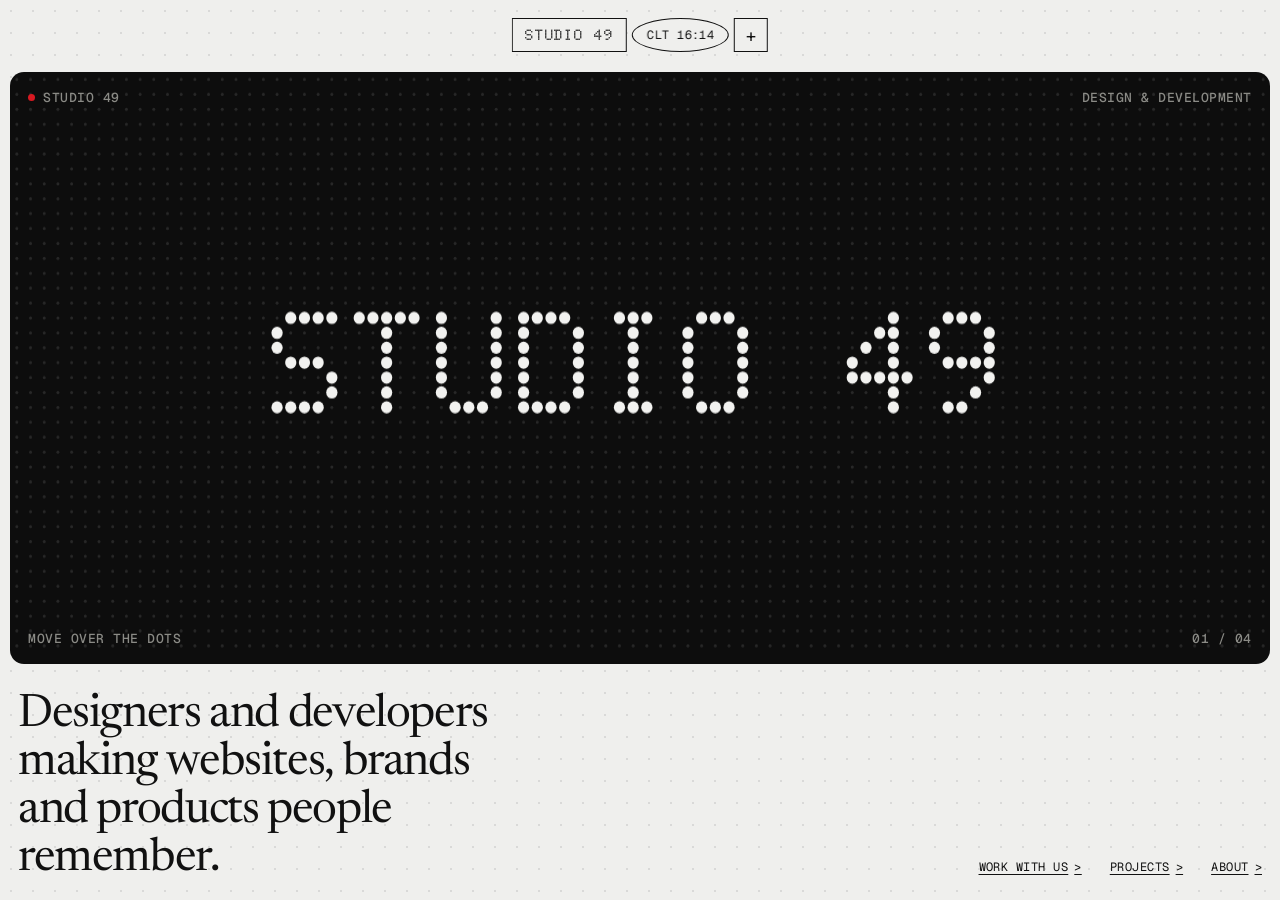
<file: index.html>
<!doctype html>
<html lang="en">
<head>
  <meta charset="utf-8">
  <meta name="viewport" content="width=device-width, initial-scale=1, viewport-fit=cover">
  <title>Studio 49</title>
  <meta name="description" content="Studio 49 is a student-run design and development studio.">
  <meta name="theme-color" content="#efefed">
  <link rel="icon" href="favicon.svg" type="image/svg+xml">
  <link rel="apple-touch-icon" href="apple-touch-icon.png">
  <link rel="preconnect" href="https://fonts.googleapis.com">
  <link rel="preconnect" href="https://fonts.gstatic.com" crossorigin>
  <link href="https://fonts.googleapis.com/css2?family=Doto:wght@800;900&family=Geist:wght@400;500&family=Geist+Mono:wght@400;500&family=Newsreader:opsz,wght@6..72,400&display=swap" rel="stylesheet">
  <link rel="stylesheet" href="css/styles.css?v=11">
</head>
<body data-page="home">
<main class="home">
  <section class="display" aria-label="Studio 49">
    <canvas data-matrix data-words="STUDIO 49|DESIGN|BUILD|SHIP"></canvas>
    <div class="tag mono"><span class="live">Studio 49</span><span>Design &amp; development</span></div>
    <div class="tag tagb mono"><span data-hint>Move over the dots</span><span data-word>01 / 04</span></div>
  </section>
  <div class="under">
    <h1>Designers and developers making websites, brands and products people remember.</h1>
    <div class="links"><a class="go" href="contact.html">Work with us</a><a class="go" href="projects.html">Projects</a><a class="go" href="about.html">About</a></div>
  </div>
</main>
<script src="js/vendor/motion.js"></script>
<script src="js/config.js?v=11"></script>
<script src="js/main.js?v=11"></script>
</body>
</html>
</file>
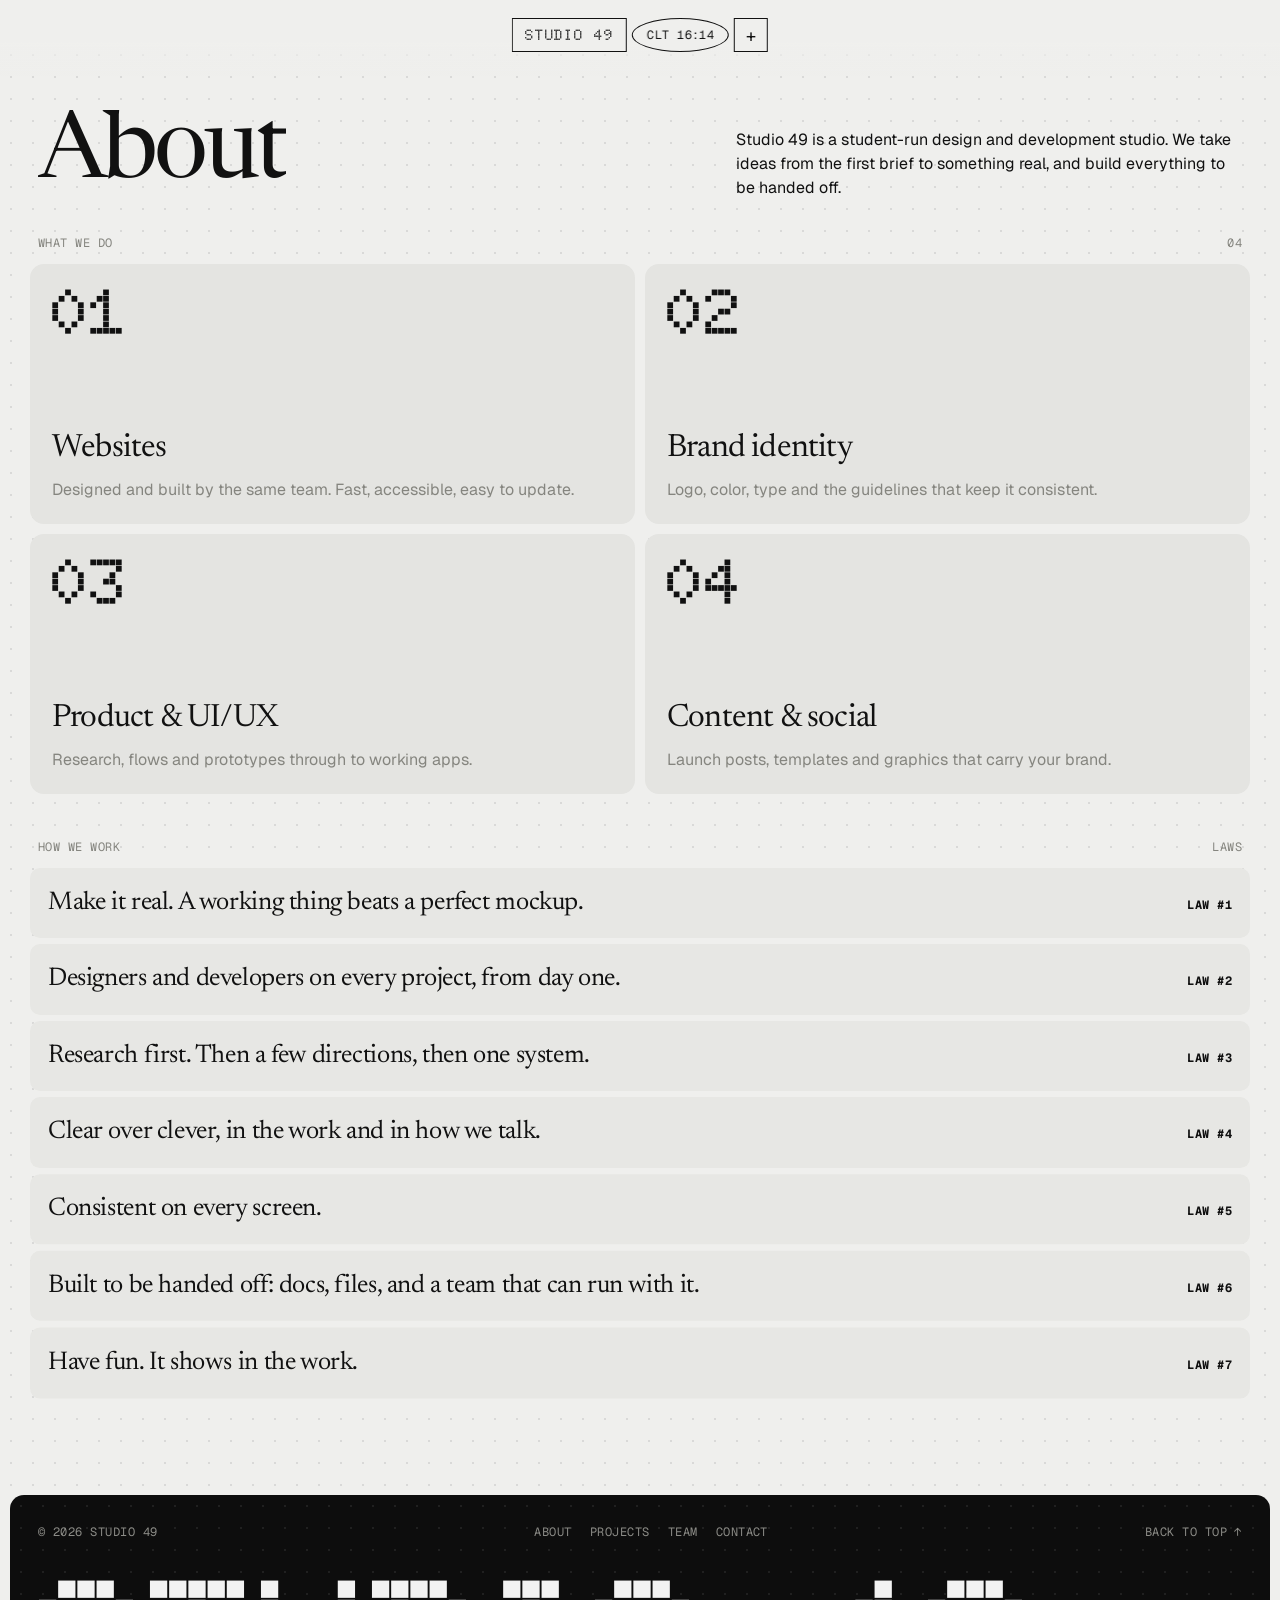
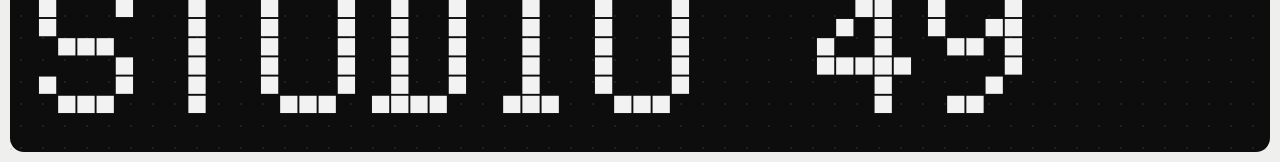
<file: about.html>
<!doctype html>
<html lang="en">
<head>
  <meta charset="utf-8">
  <meta name="viewport" content="width=device-width, initial-scale=1, viewport-fit=cover">
  <title>About — Studio 49</title>
  <meta name="description" content="What Studio 49 does and how we work.">
  <meta name="theme-color" content="#efefed">
  <link rel="icon" href="favicon.svg" type="image/svg+xml">
  <link rel="apple-touch-icon" href="apple-touch-icon.png">
  <link rel="preconnect" href="https://fonts.googleapis.com">
  <link rel="preconnect" href="https://fonts.gstatic.com" crossorigin>
  <link href="https://fonts.googleapis.com/css2?family=Doto:wght@800;900&family=Geist:wght@400;500&family=Geist+Mono:wght@400;500&family=Newsreader:opsz,wght@6..72,400&display=swap" rel="stylesheet">
  <link rel="stylesheet" href="css/styles.css?v=11">
</head>
<body data-page="about">
<main class="page">
  <div class="head"><h1>About</h1><p>Studio 49 is a student-run design and development studio. We take ideas from the first brief to something real, and build everything to be handed off.</p></div>
  <p class="label mono"><span>What we do</span><span>04</span></p>
  <div class="cards">
    <div class="cardx"><span class="num">01</span><div><h3>Websites</h3><p class="grey">Designed and built by the same team. Fast, accessible, easy to update.</p></div></div>
    <div class="cardx"><span class="num">02</span><div><h3>Brand identity</h3><p class="grey">Logo, color, type and the guidelines that keep it consistent.</p></div></div>
    <div class="cardx"><span class="num">03</span><div><h3>Product &amp; UI/UX</h3><p class="grey">Research, flows and prototypes through to working apps.</p></div></div>
    <div class="cardx"><span class="num">04</span><div><h3>Content &amp; social</h3><p class="grey">Launch posts, templates and graphics that carry your brand.</p></div></div>
  </div>
  <p class="label mono"><span>How we work</span><span>Laws</span></p>
  <div class="laws">
    <div><span>Make it real. A working thing beats a perfect mockup.</span><b class="mono">Law #1</b></div>
    <div><span>Designers and developers on every project, from day one.</span><b class="mono">Law #2</b></div>
    <div><span>Research first. Then a few directions, then one system.</span><b class="mono">Law #3</b></div>
    <div><span>Clear over clever, in the work and in how we talk.</span><b class="mono">Law #4</b></div>
    <div><span>Consistent on every screen.</span><b class="mono">Law #5</b></div>
    <div><span>Built to be handed off: docs, files, and a team that can run with it.</span><b class="mono">Law #6</b></div>
    <div><span>Have fun. It shows in the work.</span><b class="mono">Law #7</b></div>
  </div>
</main>
<script src="js/vendor/motion.js"></script>
<script src="js/config.js?v=11"></script>
<script src="js/main.js?v=11"></script>
</body>
</html>
</file>
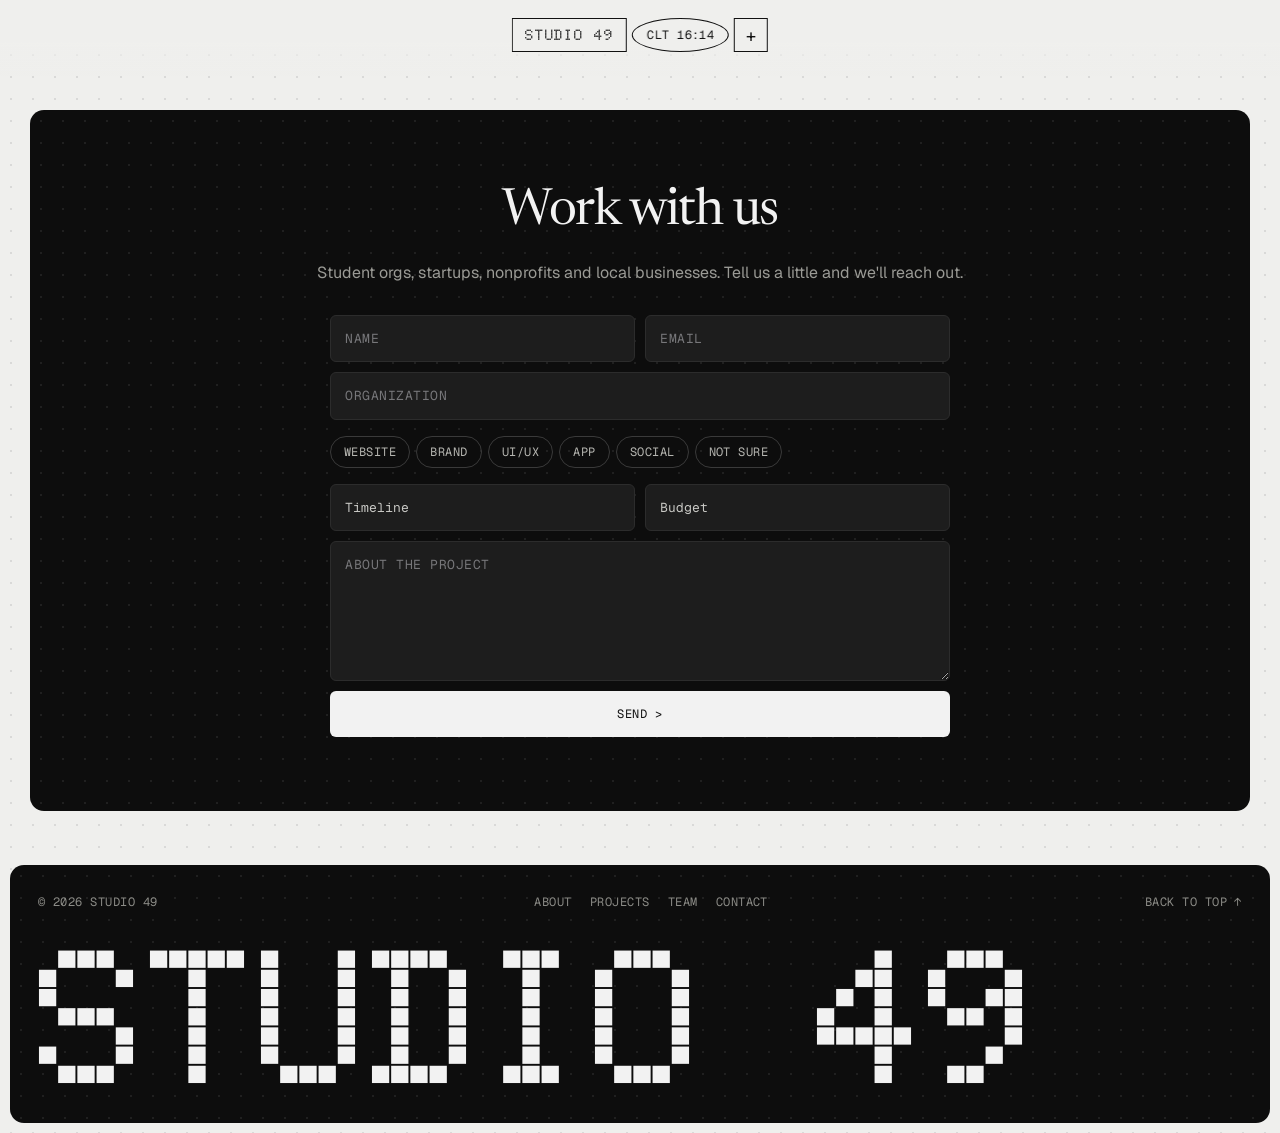
<file: contact.html>
<!doctype html>
<html lang="en">
<head>
  <meta charset="utf-8">
  <meta name="viewport" content="width=device-width, initial-scale=1, viewport-fit=cover">
  <title>Contact — Studio 49</title>
  <meta name="description" content="Start a project with Studio 49.">
  <meta name="theme-color" content="#efefed">
  <link rel="icon" href="favicon.svg" type="image/svg+xml">
  <link rel="apple-touch-icon" href="apple-touch-icon.png">
  <link rel="preconnect" href="https://fonts.googleapis.com">
  <link rel="preconnect" href="https://fonts.gstatic.com" crossorigin>
  <link href="https://fonts.googleapis.com/css2?family=Doto:wght@800;900&family=Geist:wght@400;500&family=Geist+Mono:wght@400;500&family=Newsreader:opsz,wght@6..72,400&display=swap" rel="stylesheet">
  <link rel="stylesheet" href="css/styles.css?v=11">
</head>
<body data-page="contact">
<main class="page">
  <section class="panel">
    <h2>Work with us</h2>
    <p class="sub">Student orgs, startups, nonprofits and local businesses. Tell us a little and we'll reach out.</p>
    <form class="form" data-form novalidate>
      <div class="two"><input name="name" required autocomplete="name" placeholder="Name" aria-label="Name"><input name="email" type="email" required autocomplete="email" placeholder="Email" aria-label="Email"></div>
      <input name="org" autocomplete="organization" placeholder="Organization" aria-label="Organization">
      <div class="checks" role="group" aria-label="What you need">
        <label><input type="checkbox" name="type" value="Website"><span>Website</span></label>
        <label><input type="checkbox" name="type" value="Brand identity"><span>Brand</span></label>
        <label><input type="checkbox" name="type" value="UI/UX"><span>UI/UX</span></label>
        <label><input type="checkbox" name="type" value="App"><span>App</span></label>
        <label><input type="checkbox" name="type" value="Social"><span>Social</span></label>
        <label><input type="checkbox" name="type" value="Not sure"><span>Not sure</span></label>
      </div>
      <div class="two">
        <select name="timeline" aria-label="Timeline"><option value="">Timeline</option><option>As soon as possible</option><option>This semester</option><option>Next semester</option><option>Flexible</option></select>
        <select name="budget" aria-label="Budget"><option value="">Budget</option><option>Unpaid / student org</option><option>Under $1k</option><option>$1k–$5k</option><option>$5k+</option><option>Not sure yet</option></select>
      </div>
      <textarea name="message" required placeholder="About the project" aria-label="About the project"></textarea>
      <input class="hp" type="text" name="_gotcha" tabindex="-1" autocomplete="off" aria-hidden="true">
      <button class="send" type="submit">Send ></button>
      <p class="note" data-status aria-live="polite"></p>
    </form>
    <div class="done" aria-live="polite"><h2>Thank you</h2><p class="sub">We got your message and will be in touch.</p></div>
  </section>
</main>
<script src="js/vendor/motion.js"></script>
<script src="js/config.js?v=11"></script>
<script src="js/main.js?v=11"></script>
</body>
</html>
</file>
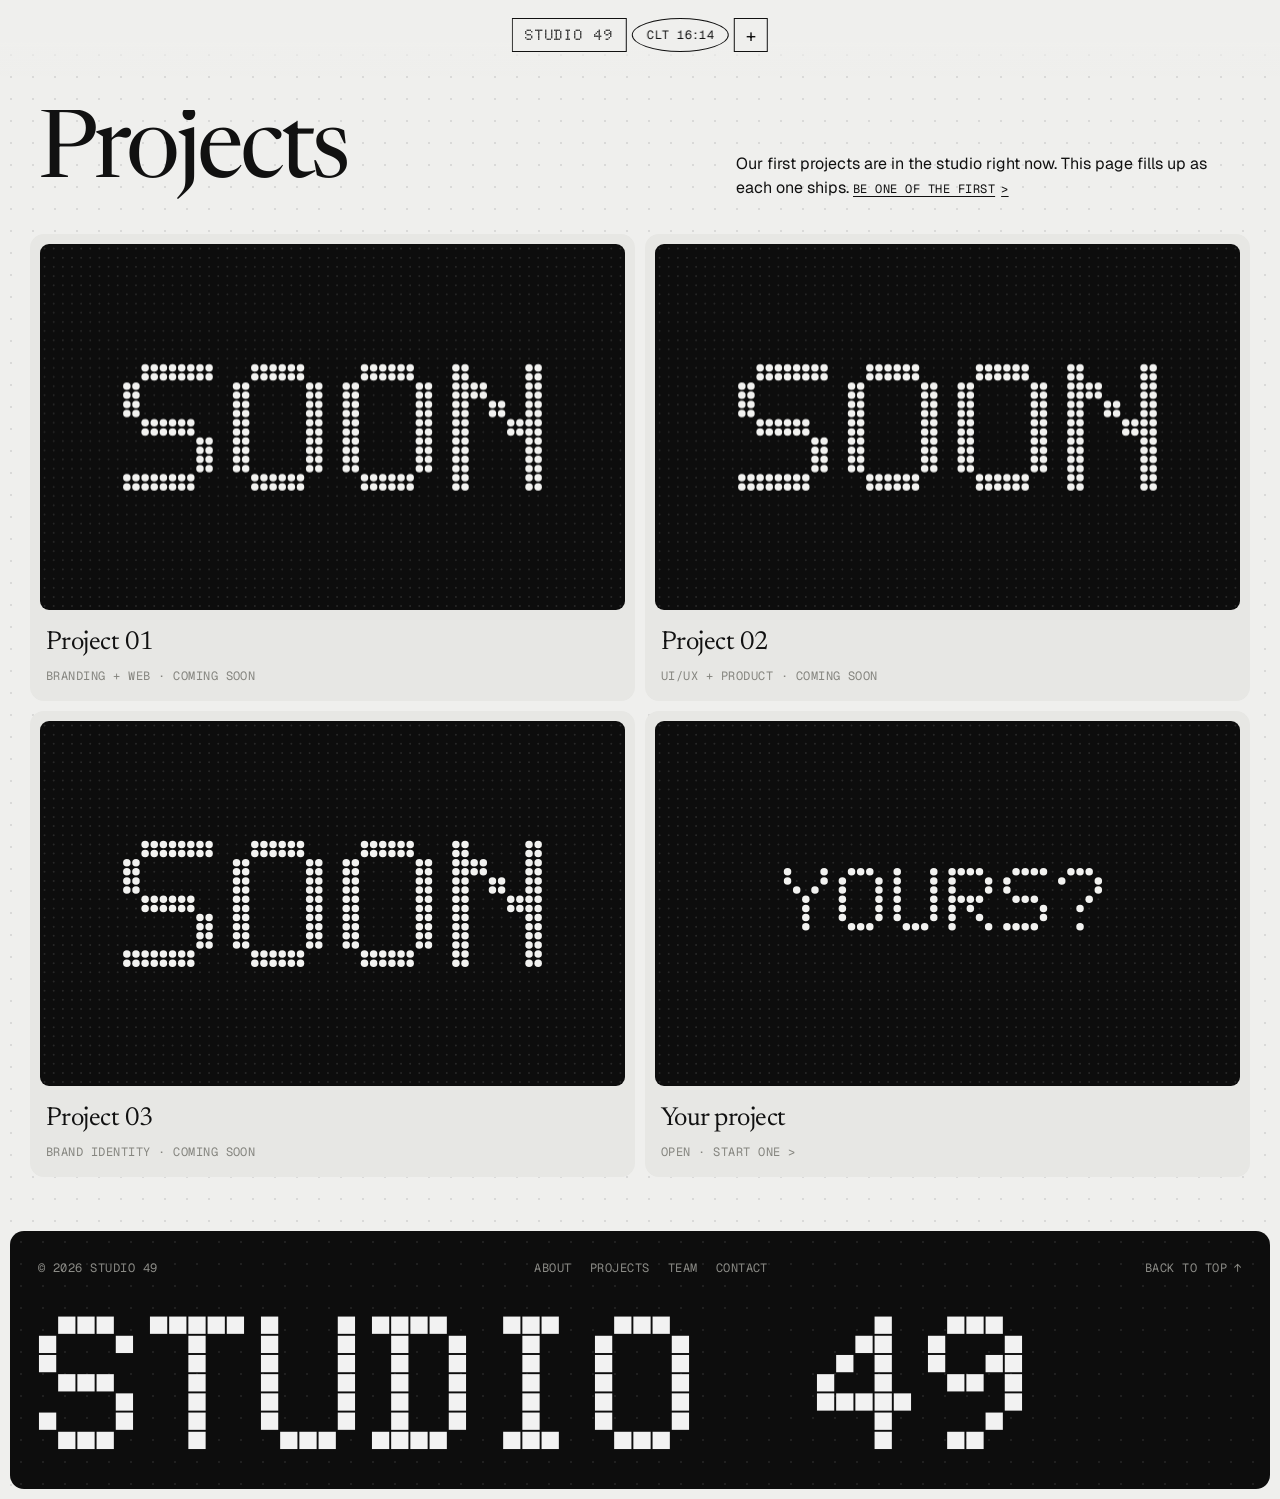
<file: projects.html>
<!doctype html>
<html lang="en">
<head>
  <meta charset="utf-8">
  <meta name="viewport" content="width=device-width, initial-scale=1, viewport-fit=cover">
  <title>Projects — Studio 49</title>
  <meta name="description" content="Studio 49 projects, coming soon.">
  <meta name="theme-color" content="#efefed">
  <link rel="icon" href="favicon.svg" type="image/svg+xml">
  <link rel="apple-touch-icon" href="apple-touch-icon.png">
  <link rel="preconnect" href="https://fonts.googleapis.com">
  <link rel="preconnect" href="https://fonts.gstatic.com" crossorigin>
  <link href="https://fonts.googleapis.com/css2?family=Doto:wght@800;900&family=Geist:wght@400;500&family=Geist+Mono:wght@400;500&family=Newsreader:opsz,wght@6..72,400&display=swap" rel="stylesheet">
  <link rel="stylesheet" href="css/styles.css?v=11">
</head>
<body data-page="projects">
<main class="page">
  <div class="head"><h1>Projects</h1><p>Our first projects are in the studio right now. This page fills up as each one ships. <a class="go" href="contact.html">Be one of the first</a></p></div>
  <div class="works">
    <div class="work"><div class="screen"><canvas data-matrix data-words="SOON|01" data-small></canvas></div><h3>Project 01</h3><p class="mono">Branding + web · Coming soon</p></div>
    <div class="work"><div class="screen"><canvas data-matrix data-words="SOON|02" data-small></canvas></div><h3>Project 02</h3><p class="mono">UI/UX + product · Coming soon</p></div>
    <div class="work"><div class="screen"><canvas data-matrix data-words="SOON|03" data-small></canvas></div><h3>Project 03</h3><p class="mono">Brand identity · Coming soon</p></div>
    <a class="work" href="contact.html"><div class="screen"><canvas data-matrix data-words="YOURS?|04" data-small></canvas></div><h3>Your project</h3><p class="mono">Open · Start one ></p></a>
  </div>
</main>
<script src="js/vendor/motion.js"></script>
<script src="js/config.js?v=11"></script>
<script src="js/main.js?v=11"></script>
</body>
</html>
</file>
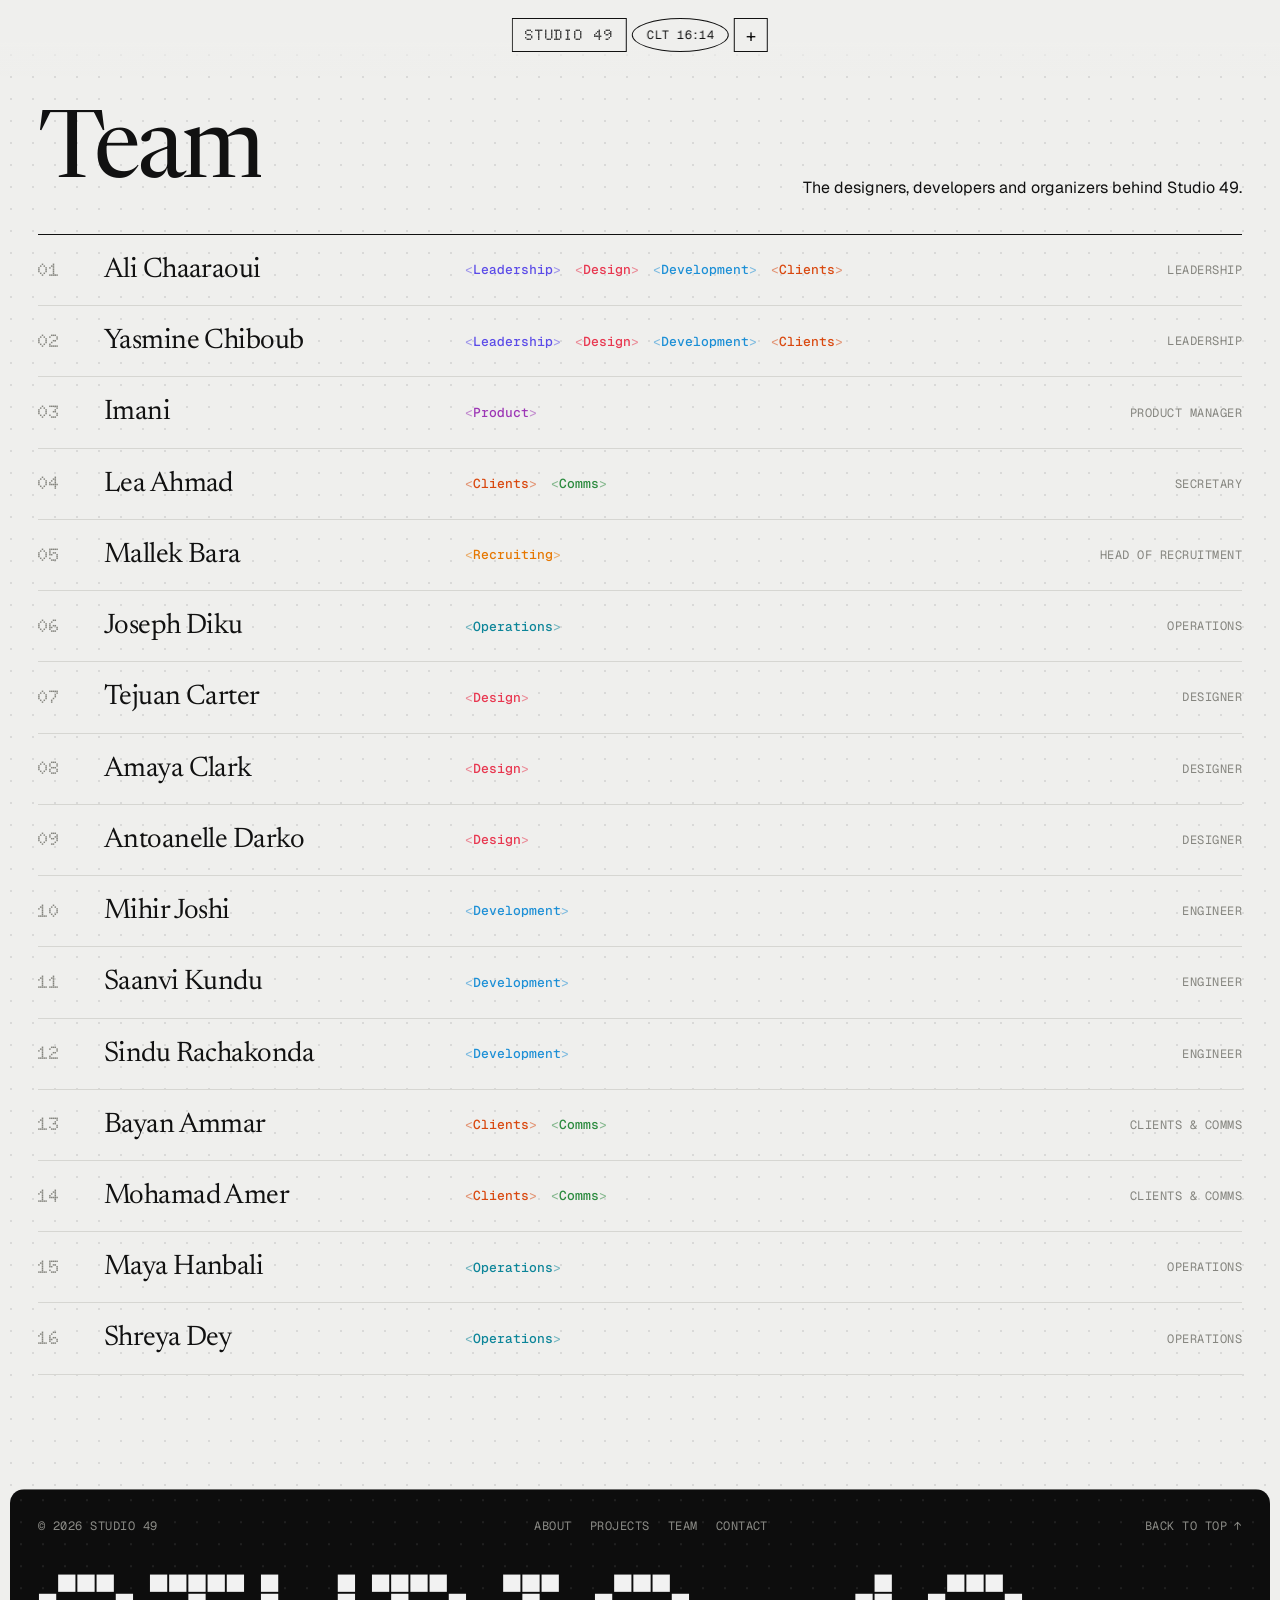
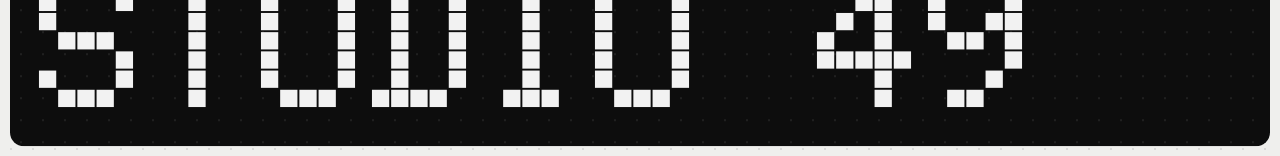
<file: team.html>
<!doctype html>
<html lang="en">
<head>
  <meta charset="utf-8">
  <meta name="viewport" content="width=device-width, initial-scale=1, viewport-fit=cover">
  <title>Team — Studio 49</title>
  <meta name="description" content="The people behind Studio 49.">
  <meta name="theme-color" content="#efefed">
  <link rel="icon" href="favicon.svg" type="image/svg+xml">
  <link rel="apple-touch-icon" href="apple-touch-icon.png">
  <link rel="preconnect" href="https://fonts.googleapis.com">
  <link rel="preconnect" href="https://fonts.gstatic.com" crossorigin>
  <link href="https://fonts.googleapis.com/css2?family=Doto:wght@800;900&family=Geist:wght@400;500&family=Geist+Mono:wght@400;500&family=Newsreader:opsz,wght@6..72,400&display=swap" rel="stylesheet">
  <link rel="stylesheet" href="css/styles.css?v=11">
</head>
<body data-page="team">
<main class="page">
  <div class="head"><h1>Team</h1><p>The designers, developers and organizers behind Studio 49.</p></div>
  <div class="list" data-people></div>
</main>
<script src="js/vendor/motion.js"></script>
<script src="js/config.js?v=11"></script>
<script src="js/main.js?v=11"></script>
</body>
</html>
</file>
<file: css/styles.css>
/* Studio 49
   Commission's restraint · Nothing's dot-matrix + grey/black · Hex's laws & frames.
   Type roles: Doto (logo + numerals only), Newsreader (headlines), Geist (body), Geist Mono (labels). */

:root {
  --bg: #efefed;
  --panel: #0d0d0d;
  --ink: #111;
  --grey: #85857f;
  --line: #d6d6d2;
  --card: #e4e4e1;
  --red: #d71921;
  --serif: "Newsreader", Georgia, serif;
  --sans: "Geist", "Helvetica Neue", Arial, sans-serif;
  --mono: "Geist Mono", ui-monospace, Menlo, monospace;
  --dot: "Doto", var(--mono);
  --pad: clamp(16px, 2.2vw, 28px);
  --r: 14px;
}

* { box-sizing: border-box; }
html { -webkit-text-size-adjust: 100%; }
body {
  margin: 0; color: var(--ink); font-family: var(--sans); font-size: 16px; line-height: 1.5; -webkit-font-smoothing: antialiased;
  background: var(--bg) radial-gradient(rgba(0,0,0,.09) 1px, transparent 1.3px) 0 0 / 22px 22px;
}
a { color: inherit; text-decoration: none; }
button, input, textarea, select { font: inherit; color: inherit; }
h1, h2, h3, p { margin: 0; font-weight: inherit; }
[hidden] { display: none !important; }
.grey { color: var(--grey); }
.mono { font-family: var(--mono); font-size: 12px; letter-spacing: 0.04em; text-transform: uppercase; }
.go { font-family: var(--mono); font-size: 12px; letter-spacing: 0.04em; text-transform: uppercase; text-decoration: underline; text-underline-offset: 3px; display: inline-flex; gap: 6px; align-items: center; }
.go::after { content: ">"; text-decoration: none; display: inline-block; transition: transform .25s; }
.go:hover::after { transform: translateX(3px); }
.serif { font-family: var(--serif); font-weight: 400; letter-spacing: -0.02em; }
.dotface { font-family: var(--dot); font-weight: 800; }

/* ---------- Commission pill nav */
.pills { position: fixed; top: calc(18px + env(safe-area-inset-top)); left: 50%; transform: translateX(-50%); z-index: 40; display: flex; gap: 5px; }
.pills > * { white-space: nowrap; height: 34px; display: grid; place-items: center; border: 1.5px solid var(--ink); background: var(--bg); font-family: var(--mono); font-size: 12px; letter-spacing: 0.04em; text-transform: uppercase; }
.pills .logo { padding: 0 12px; font-family: var(--dot); font-weight: 800; font-size: 15px; letter-spacing: 0.06em; }
.pills .oval { border-radius: 50%; min-width: 92px; padding: 0 14px; overflow: hidden; }
.pills .oval span { display: block; transition: opacity .35s, transform .35s; }
.pills .oval span.out { opacity: 0; transform: translateY(-8px); }
.pills .plus { width: 34px; cursor: pointer; font-size: 18px; font-family: var(--sans); padding: 0; }
.pills .plus span { display: block; }
.pills a:hover, .pills .plus:hover { background: var(--ink); color: var(--bg); }

/* ---------- the "+" menu (Hex sidebar, as an overlay) */
.menu { position: fixed; inset: 10px; z-index: 30; background: var(--panel); color: #f2f2f2; border-radius: var(--r); padding: 76px var(--pad) var(--pad);
  display: grid; grid-template-columns: 1.2fr 1fr; grid-template-rows: 1fr auto; gap: var(--pad);
  background-image: radial-gradient(rgba(255,255,255,.08) 1px, transparent 1.3px); background-size: 22px 22px;
  visibility: hidden; clip-path: inset(0 0 100% 0 round var(--r)); }
.menu nav { display: grid; align-content: start; gap: 2px; }
.menu nav a { font-family: var(--serif); font-size: clamp(44px, 6.4vw, 92px); line-height: 1.02; letter-spacing: -0.035em; color: #6c6c68; transition: color .2s; display: flex; align-items: baseline; gap: 18px; }
.menu nav a small { font-family: var(--dot); font-size: 18px; font-weight: 800; color: #4a4a47; }
.menu nav a:hover, .menu nav a[aria-current="page"] { color: #fff; }
.menu aside { display: grid; align-content: start; gap: 14px; }
.touch { background: #e9e9e6; color: var(--ink); border-radius: 10px; padding: 18px; min-height: 160px; display: flex; flex-direction: column; justify-content: space-between; }
.touch:hover { background: #fff; }
.touch .serif { font-size: 28px; }
.menu .bio { color: #9a9a95; font-size: 14px; max-width: 34ch; }
.menu nav a, .menu aside > *, .menu .big span { will-change: transform, opacity; }
.menu .big span { display: inline-block; }
.menu .big { overflow: hidden; grid-column: 1 / -1; font-family: var(--dot); font-weight: 900; font-size: clamp(64px, 13vw, 210px); line-height: .82; letter-spacing: -0.02em; color: #f2f2f2; }

/* ---------- landing */
.home { min-height: 100svh; padding: 72px 10px 10px; display: grid; grid-template-rows: 1fr auto; gap: 10px; }
.display { position: relative; background: var(--panel); border-radius: var(--r); overflow: hidden; min-height: 58vh; }
.display canvas { position: absolute; inset: 0; width: 100%; height: 100%; display: block; cursor: crosshair; touch-action: pan-y; -webkit-tap-highlight-color: transparent; }
.display .tag { position: absolute; top: 16px; left: 18px; right: 18px; display: flex; justify-content: space-between; color: #8b8b86; pointer-events: none; }
.display .live::before { content: ""; display: inline-block; width: 7px; height: 7px; border-radius: 50%; background: var(--red); margin-right: 8px; vertical-align: 1px; animation: blink 1.6s steps(1) infinite; }
@keyframes blink { 50% { opacity: .15; } }
.display .tagb { top: auto; bottom: 16px; }
.under { display: grid; grid-template-columns: 1.4fr 1fr; gap: var(--pad); align-items: end; padding: 18px 8px 6px; }
.under h1 { font-family: var(--serif); font-size: clamp(30px, 3.6vw, 54px); line-height: 1.04; letter-spacing: -0.03em; max-width: 19ch; }
.under .links { display: flex; justify-content: flex-end; gap: 28px; flex-wrap: wrap; padding-bottom: 8px; }

/* ---------- inner pages */
.page { max-width: 1240px; margin: 0 auto; padding: 110px 10px 10px; }
.head { display: grid; grid-template-columns: 1fr 1fr; gap: var(--pad); align-items: end; padding: 0 8px 34px; }
.head h1 { font-family: var(--serif); font-size: clamp(52px, 7.4vw, 108px); line-height: .95; letter-spacing: -0.04em; }
.head p { max-width: 46ch; justify-self: end; }
.label { display: flex; justify-content: space-between; padding: 0 8px 12px; color: var(--grey); }

/* rounded cards (Nothing) */
.cards { display: grid; grid-template-columns: repeat(2, 1fr); gap: 10px; margin-bottom: 44px; }
.cardx { background: var(--card); border-radius: var(--r); padding: 22px; min-height: 260px; display: flex; flex-direction: column; justify-content: space-between; transition: background .3s, color .3s; }
.cardx:hover { background: var(--panel); color: #f2f2f2; }
.cardx:hover .grey { color: #8b8b86; }
.cardx .num { font-family: var(--dot); font-weight: 900; font-size: 64px; line-height: .8; }
.cardx h3 { font-family: var(--serif); font-size: 32px; letter-spacing: -0.025em; margin-bottom: 6px; }

/* laws (Hex) */
.laws { display: grid; gap: 6px; margin-bottom: 44px; }
.laws div { background: #e7e7e4; border-radius: 10px; padding: 16px 18px; display: flex; justify-content: space-between; gap: 16px; align-items: baseline; transition: background .25s, color .25s; }
.laws div:hover { background: var(--panel); color: #f2f2f2; }
.laws b { white-space: nowrap; }
.laws span { font-family: var(--serif); font-size: clamp(20px, 2vw, 26px); letter-spacing: -0.015em; }

/* projects: Hex frames holding a Nothing dark screen */
.works { display: grid; grid-template-columns: repeat(2, 1fr); gap: 10px; }
.work { background: #e7e7e4; border-radius: var(--r); padding: 10px 10px 16px; display: block; }
.work .screen { position: relative; aspect-ratio: 16 / 10; background: var(--panel); border-radius: 9px; overflow: hidden; margin-bottom: 14px; }
.work .screen canvas { position: absolute; inset: 0; width: 100%; height: 100%; }
.work h3 { font-family: var(--serif); font-size: 26px; letter-spacing: -0.02em; padding: 0 6px; }
.work .mono { padding: 4px 6px 0; color: var(--grey); }
.work:hover .screen { outline: 1.5px solid var(--ink); outline-offset: 3px; }

/* team: just a list */
.list { border-top: 1px solid var(--ink); margin: 0 8px 60px; }
.list > div { display: grid; grid-template-columns: 50px minmax(180px, 1fr) 1.6fr 210px; gap: 16px; padding: 14px 0; border-bottom: 1px solid var(--line); align-items: center; }
.tags { display: flex; flex-wrap: wrap; gap: 6px; }
.tags { gap: 4px 14px; }
.tag { font-family: var(--mono); font-size: 13px; font-weight: 500; color: var(--c); white-space: nowrap; cursor: default; transition: opacity .2s; }
.tag b { font-weight: 400; opacity: .55; transition: opacity .2s; }
.tag:hover b { opacity: 1; }
.list .n { font-family: var(--dot); font-weight: 800; font-size: 18px; color: var(--grey); }
.list .name { font-family: var(--serif); font-size: clamp(22px, 2.2vw, 30px); letter-spacing: -0.02em; }
.list .role { text-align: right; }

/* contact: Nothing's dark community panel */
.panel { background: var(--panel); color: #f2f2f2; border-radius: var(--r); padding: clamp(28px, 5vw, 70px) var(--pad); background-image: radial-gradient(rgba(255,255,255,.08) 1px, transparent 1.3px); background-size: 22px 22px; }
.form { max-width: 620px; margin: 0 auto; display: grid; gap: 10px; }
.form .two { display: grid; grid-template-columns: 1fr 1fr; gap: 10px; }
.form input, .form textarea, .form select { width: 100%; background: #1d1d1d; border: 1px solid #2c2c2c; border-radius: 6px; padding: 13px 14px; outline: none; font-family: var(--mono); font-size: 13px; -webkit-appearance: none; appearance: none; }
.form input::placeholder, .form textarea::placeholder { color: #77777a; text-transform: uppercase; letter-spacing: .04em; }
.form textarea { min-height: 140px; resize: vertical; }
.form input:focus, .form textarea:focus, .form select:focus { border-color: #8b8b86; }
.form select { color: #c9c9c5; }
.checks { display: flex; flex-wrap: wrap; gap: 6px; padding: 6px 0; }
.checks label { cursor: pointer; }
.checks input { position: absolute; opacity: 0; width: auto; }
.checks span { display: inline-block; border: 1px solid #3a3a3a; border-radius: 999px; padding: 6px 13px; font-family: var(--mono); font-size: 12px; text-transform: uppercase; letter-spacing: .04em; color: #b5b5b0; }
.checks label:hover span { border-color: #f2f2f2; color: #f2f2f2; }
.checks input:checked + span { background: #f2f2f2; color: var(--ink); border-color: #f2f2f2; }
.checks input:focus-visible + span { outline: 1px solid #f2f2f2; outline-offset: 2px; }
.send { background: #f2f2f2; color: var(--ink); border: 0; border-radius: 6px; padding: 14px; cursor: pointer; font-family: var(--mono); font-size: 12px; letter-spacing: .06em; text-transform: uppercase; }
.send:hover { background: #fff; }
.note { color: #8b8b86; font-family: var(--mono); font-size: 12px; text-align: center; }
.done { display: none; text-align: center; }
.form.sent { display: none; }
.form.sent + .done { display: block; }
.hp { position: absolute; left: -9999px; }
.panel h2 { font-family: var(--serif); font-size: clamp(34px, 4vw, 56px); letter-spacing: -0.03em; text-align: center; margin-bottom: 10px; }
.panel .sub { text-align: center; color: #9a9a95; margin-bottom: 30px; }

/* footer: big dot-matrix sign-off */
.foot { margin: 44px 10px 10px; background: var(--panel); color: #f2f2f2; border-radius: var(--r); padding: var(--pad); display: grid; gap: 30px; background-image: radial-gradient(rgba(255,255,255,.08) 1px, transparent 1.3px); background-size: 22px 22px; }
.foot .row { display: flex; justify-content: space-between; gap: 16px; flex-wrap: wrap; color: #8b8b86; }
.foot .row a:hover { color: #fff; }
.foot .big { font-family: var(--dot); font-weight: 900; font-size: clamp(56px, 15vw, 240px); line-height: .8; letter-spacing: -0.02em; }

@media (max-width: 820px) {
  .menu { grid-template-columns: 1fr; grid-template-rows: auto; overflow: auto; }
  .under, .head { grid-template-columns: 1fr; }
  .head p { justify-self: start; }
  .under .links { justify-content: flex-start; }
  .cards, .works, .form .two { grid-template-columns: 1fr; }
  .list > div { grid-template-columns: 34px 1fr; gap: 8px 12px; }
  .list .tags, .list .role { grid-column: 2; text-align: left; }
  .display { min-height: 52vh; }
}
@media (prefers-reduced-motion: reduce) { .menu, .pills .plus { transition: none; } }

.w { display: inline-block; overflow: hidden; vertical-align: top; padding-bottom: .08em; margin-bottom: -.08em; }
.w > span { display: inline-block; }

/* ---------- phones */
html { -webkit-tap-highlight-color: transparent; }
@media (hover: none) {
  .cardx:hover, .laws div:hover { background: var(--card); color: var(--ink); }
  .laws div:hover { background: #e7e7e4; }
  .cardx:hover .grey { color: var(--grey); }
  .work:hover .screen { outline: 0; }
  .pills a:hover, .pills .plus:hover { background: var(--bg); color: var(--ink); }
  .menu nav a:hover { color: #6c6c68; }
  .menu nav a[aria-current="page"] { color: #fff; }
}
@media (max-width: 600px) {
  body { font-size: 16px; }
  .pills { gap: 4px; }
  .pills > * { height: 32px; font-size: 11px; }
  .pills .logo { font-size: 13px; padding: 0 10px; }
  .pills .oval { min-width: 0; padding: 0 12px; }
  .pills .plus { width: 32px; }
  .home { padding: calc(64px + env(safe-area-inset-top)) 8px calc(8px + env(safe-area-inset-bottom)); min-height: 100svh; }
  .display { min-height: 56svh; }
  .display .tag { font-size: 10.5px; }
  .under { padding: 14px 6px 4px; gap: 18px; }
  .under h1 { font-size: 30px; }
  .under .links { gap: 18px; }
  .page { padding: calc(88px + env(safe-area-inset-top)) 8px 8px; }
  .head { padding: 0 6px 26px; }
  .head h1 { font-size: 56px; }
  .menu { inset: 6px; padding: calc(70px + env(safe-area-inset-top)) 18px calc(18px + env(safe-area-inset-bottom)); gap: 22px; align-content: start; }
  .menu nav a { font-size: 46px; }
  .menu .big { font-size: 15.5vw; white-space: nowrap; }
  .touch { min-height: 120px; }
  .cardx { min-height: 200px; padding: 18px; }
  .cardx .num { font-size: 48px; }
  .cardx h3 { font-size: 26px; }
  .laws div { flex-direction: column-reverse; gap: 6px; padding: 14px 16px; }
  .laws span { font-size: 19px; }
  .list { margin: 0 6px 40px; }
  .list .name { font-size: 22px; }
  .tags { gap: 2px 12px; }
  .panel { padding: 30px 16px; }
  .form input, .form textarea, .form select { font-size: 16px; }
  .checks span { font-size: 13px; padding: 8px 14px; }
  .send { padding: 16px; font-size: 13px; }
  .foot { margin: 30px 6px calc(6px + env(safe-area-inset-bottom)); }
  .foot .row { font-size: 11px; }
  .foot .row > span:nth-child(2) { order: 3; width: 100%; flex-wrap: wrap; }
  .foot .big { font-size: 15.5vw; white-space: nowrap; }
}

/* a soft fade under the floating pills so scrolled text doesn't collide with them */
body:not([data-page="home"])::before { content: ""; position: fixed; left: 0; right: 0; top: 0; height: calc(76px + env(safe-area-inset-top)); z-index: 35; pointer-events: none;
  background: linear-gradient(var(--bg) 55%, color-mix(in srgb, var(--bg) 0%, transparent)); }
.menu-open::before { opacity: 0; }
</file>
